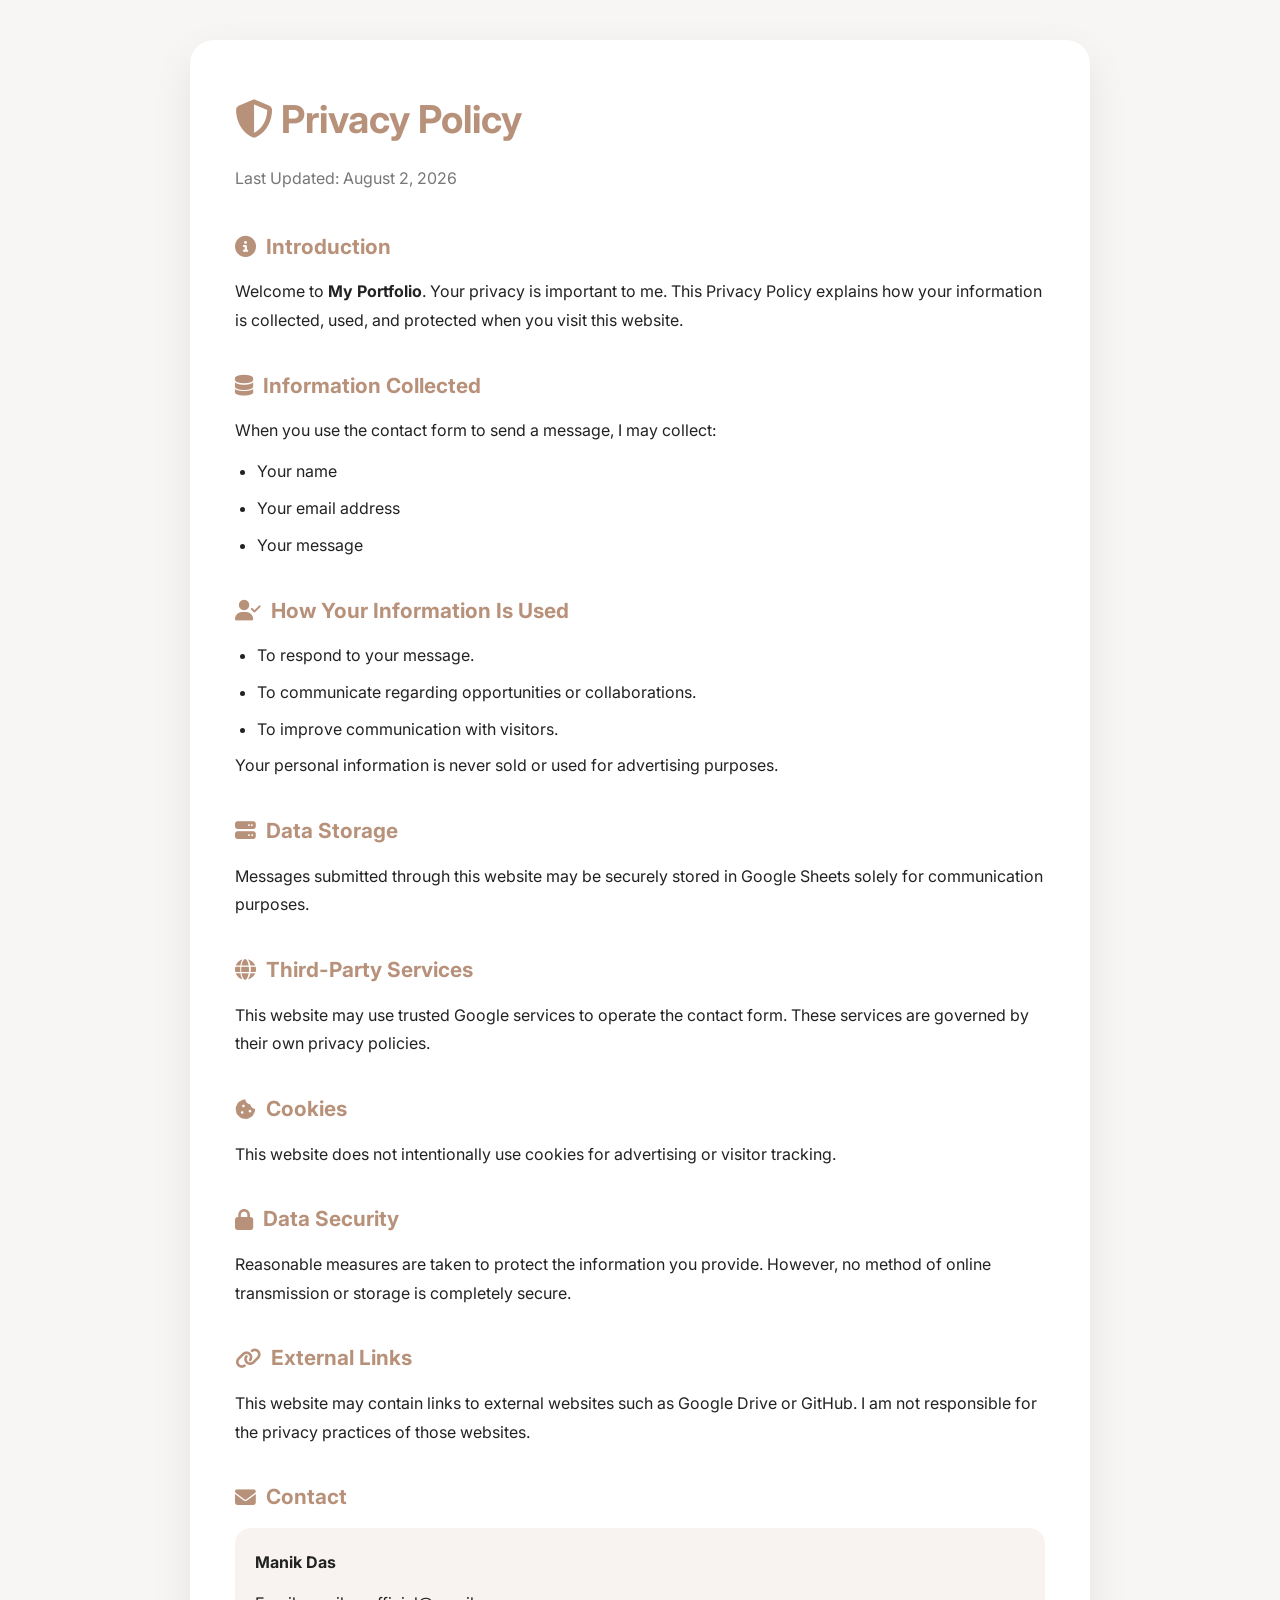
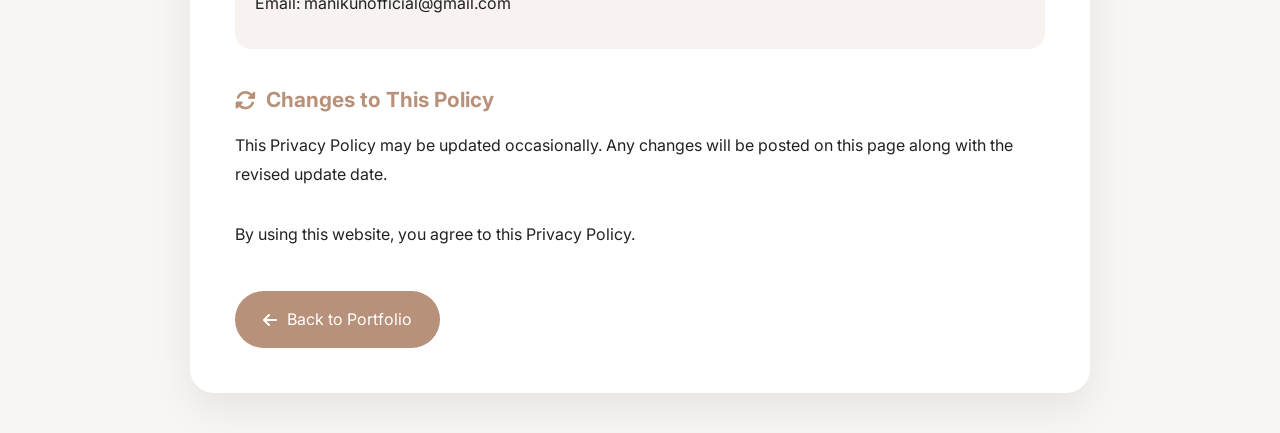
<file: privacy.html>
<!DOCTYPE html>
<html lang="en">
<head>
  <meta charset="UTF-8" />
  <meta name="viewport" content="width=device-width, initial-scale=1.0" />

  <title>Privacy Policy | Manik Das</title>

  <link rel="preconnect" href="https://fonts.googleapis.com">
  <link rel="preconnect" href="https://fonts.gstatic.com" crossorigin>

  <link href="https://fonts.googleapis.com/css2?family=Inter:wght@300;400;500;600;700&display=swap" rel="stylesheet">

  <link rel="stylesheet" href="https://cdnjs.cloudflare.com/ajax/libs/font-awesome/6.7.2/css/all.min.css">

  <style>

*{
margin:0;
padding:0;
box-sizing:border-box;
}

body{

font-family:"Inter",sans-serif;

background:#f8f6f4;

color:#222;

line-height:1.8;

padding:40px 20px;

}

.container{

max-width:900px;

margin:auto;

background:#fff;

padding:45px;

border-radius:24px;

box-shadow:0 15px 40px rgba(0,0,0,.08);

}

h1{

font-size:2.4rem;

margin-bottom:10px;

color:#B8917A;

}

.updated{

color:#777;

margin-bottom:35px;

}

section{

margin-bottom:32px;

}

h2{

font-size:1.3rem;

margin-bottom:12px;

color:#B8917A;

display:flex;

align-items:center;

gap:10px;

}

p{

margin-bottom:12px;

}

ul{

padding-left:22px;

}

li{

margin-bottom:8px;

}

.contact{

background:#F8F3F0;

padding:20px;

border-radius:16px;

margin-top:12px;

}

.back{

display:inline-flex;

align-items:center;

gap:10px;

margin-top:30px;

padding:14px 28px;

background:#B8917A;

color:#fff;

text-decoration:none;

border-radius:50px;

transition:.3s;

}

.back:hover{

transform:translateY(-3px);

box-shadow:0 10px 25px rgba(184,145,122,.35);

}

@media(max-width:768px){

.container{

padding:28px;

}

h1{

font-size:2rem;

}

}

  </style>

</head>

<body>

<div class="container">

<h1><i class="fas fa-shield-alt"></i> Privacy Policy</h1>

<p class="updated">
Last Updated: August 2, 2026
</p>

<section>

<h2><i class="fas fa-circle-info"></i> Introduction</h2>

<p>
Welcome to <strong>My Portfolio</strong>.
Your privacy is important to me.
This Privacy Policy explains how your information is collected, used, and protected when you visit this website.
</p>

</section>

<section>

<h2><i class="fas fa-database"></i> Information Collected</h2>

<p>
When you use the contact form to send a message, I may collect:
</p>

<ul>

<li>Your name</li>

<li>Your email address</li>

<li>Your message</li>

</ul>

</section>

<section>

<h2><i class="fas fa-user-check"></i> How Your Information Is Used</h2>

<ul>

<li>To respond to your message.</li>

<li>To communicate regarding opportunities or collaborations.</li>

<li>To improve communication with visitors.</li>

</ul>

<p>
Your personal information is never sold or used for advertising purposes.
</p>

</section>

<section>

<h2><i class="fas fa-server"></i> Data Storage</h2>

<p>
Messages submitted through this website may be securely stored in Google Sheets solely for communication purposes.
</p>

</section>

<section>

<h2><i class="fas fa-globe"></i> Third-Party Services</h2>

<p>
This website may use trusted Google services to operate the contact form. These services are governed by their own privacy policies.
</p>

</section>

<section>

<h2><i class="fas fa-cookie-bite"></i> Cookies</h2>

<p>
This website does not intentionally use cookies for advertising or visitor tracking.
</p>

</section>

<section>

<h2><i class="fas fa-lock"></i> Data Security</h2>

<p>
Reasonable measures are taken to protect the information you provide. However, no method of online transmission or storage is completely secure.
</p>

</section>

<section>

<h2><i class="fas fa-link"></i> External Links</h2>

<p>
This website may contain links to external websites such as Google Drive or GitHub. I am not responsible for the privacy practices of those websites.
</p>

</section>

<section>

<h2><i class="fas fa-envelope"></i> Contact</h2>

<div class="contact">

<p><strong>Manik Das</strong></p>

<p>Email: manikunofficial@gmail.com</p>

</div>

</section>

<section>

<h2><i class="fas fa-rotate"></i> Changes to This Policy</h2>

<p>
This Privacy Policy may be updated occasionally. Any changes will be posted on this page along with the revised update date.
</p>

</section>

<p>
By using this website, you agree to this Privacy Policy.
</p>

<a href="index.html" class="back">
<i class="fas fa-arrow-left"></i>
Back to Portfolio
</a>

</div>

</body>
</html>
</file>
